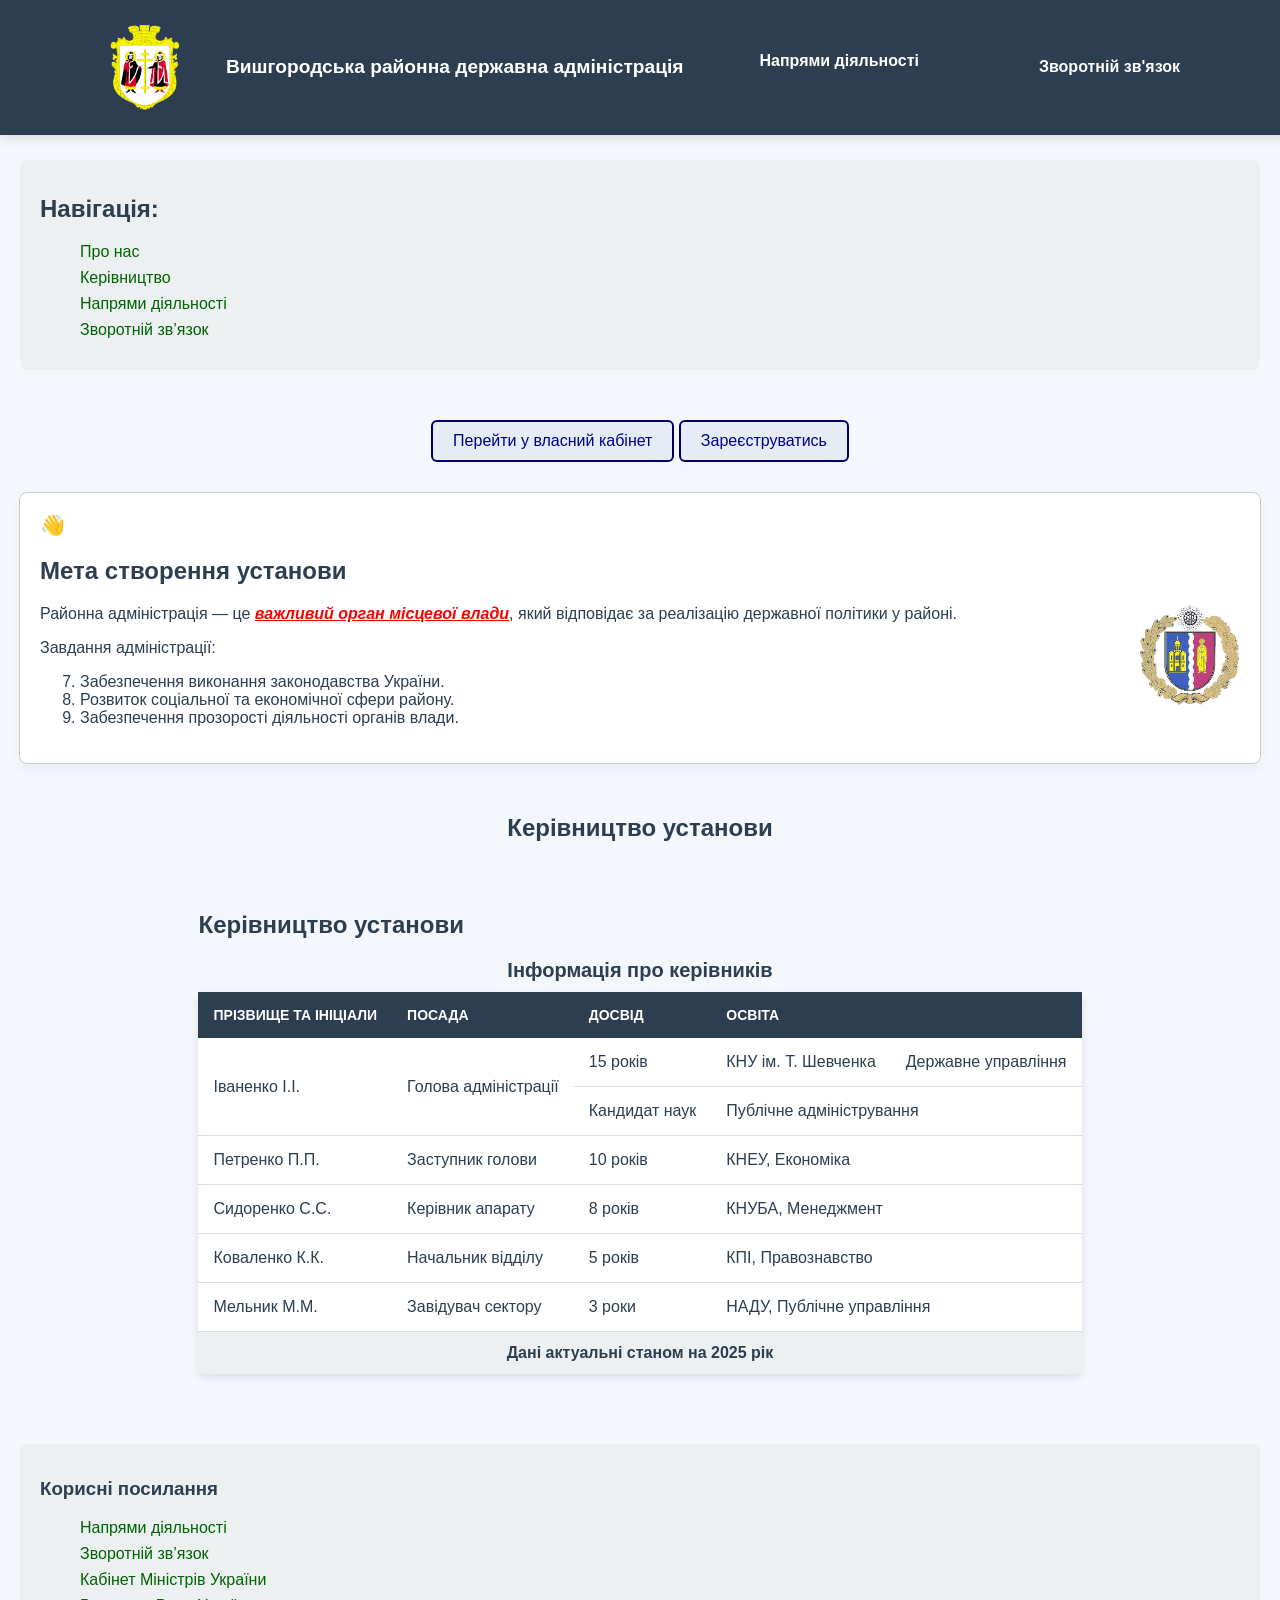
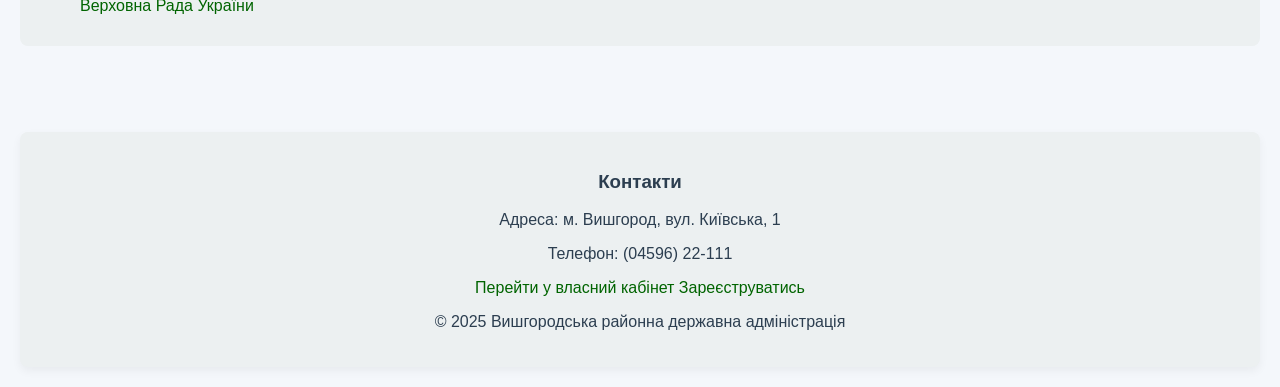
<file: index.html>
<!DOCTYPE html>
<html lang="uk">
<head>
    <meta charset="UTF-8">
    <meta name="viewport" content="width=device-width, initial-scale=1.0">
    <title>Вишгородська адміністрація - Головна</title>
    <link rel="stylesheet" href="css/main.css">
    <link rel="stylesheet" href="css/dropdown.css">
    <link rel="stylesheet" href="css/show.css">

    <script src="js/menu.js"></script>
    <script src="js/dropdown.js"></script>
</head>
<body>

<main>
<header class="header">
   <div class="container">
    <div class="header__wrapper">
      <img src="/img/gerb.png" alt="Логотип адміністрації" class="header__logo">

      <h1 class="header__title">
        Вишгородська районна державна адміністрація
      </h1>

      <!-- Кнопка ПОЗА nav -->
      <button class="menu-toggle" id="menuToggle">☰</button>

      <!-- Навігаційне меню -->
      <nav class="header__nav" id="navMenu">
        <a href="napryamy.html" class="header__link">Напрями діяльності</a>
        <a href="feedback.html" class="header__link">Зворотній зв'язок</a>
      </nav>
    </div>
  </div>
</header>


    <aside> 
        <h2>Навігація: </h2> 
        <ul> 
            <li><a href="#about" class="a_link">Про нас</a></li> 
            <li><a href="#leaders" class="a_link">Керівництво</a></li> 
            <li><a href="napryamy.html" class="a_link">Напрями діяльності</a></li>
            <li><a href="feedback.html" class="a_link">Зворотній зв’язок</a></li> </ul> 
    </aside>

    <div>
      <button>Перейти у власний кабінет</button>
      <button>Зареєструватись</button>
    </div>

        <article id="about">
        <h2>Мета створення установи</h2>
         <img src="img/vishgorodskiy_rayon-removebg-preview.png" alt="Будівля адміністрації" class="about-img">
        <p>
            Районна адміністрація — це <span style="color:red"><i><b><u><em>важливий орган місцевої влади</em></u></b></i></span>,
            який відповідає за реалізацію державної політики у районі.
        </p>
        <p>Завдання адміністрації:</p>
        <ol start="7">
            <li>Забезпечення виконання законодавства України.</li>
            <li>Розвиток соціальної та економічної сфери району.</li>
            <li>Забезпечення прозорості діяльності органів влади.</li>
        </ol>
        </article>
        <h2>Керівництво установи</h2>
     <!-- ===== LEADERS ===== -->
    <article id="leaders" class="leaders">
      <h2 class="leaders__title">Керівництво установи</h2>
      <table class="leaders__table">
        <caption class="leaders__caption"><b>Інформація про керівників</b></caption>
        <thead class="leaders__thead">
          <tr>
            <th>Прізвище та ініціали</th>
            <th>Посада</th>
            <th>Досвід</th>
            <th colspan="2">Освіта</th>
          </tr>
        </thead>
        <tbody>
          <tr>
            <td rowspan="2">Іваненко І.І.</td>
            <td rowspan="2">Голова адміністрації</td>
            <td>15 років</td>
            <td>КНУ ім. Т. Шевченка</td>
            <td>Державне управління</td>
          </tr>
          <tr>
            <td>Кандидат наук</td>
            <td colspan="2">Публічне адміністрування</td>
          </tr>
          <tr>
            <td>Петренко П.П.</td>
            <td>Заступник голови</td>
            <td>10 років</td>
            <td colspan="2">КНЕУ, Економіка</td>
          </tr>
          <tr>
            <td>Сидоренко С.С.</td>
            <td>Керівник апарату</td>
            <td>8 років</td>
            <td colspan="2">КНУБА, Менеджмент</td>
          </tr>
          <tr>
            <td>Коваленко К.К.</td>
            <td>Начальник відділу</td>
            <td>5 років</td>
            <td colspan="2">КПІ, Правознавство</td>
          </tr>
          <tr>
            <td>Мельник М.М.</td>
            <td>Завідувач сектору</td>
            <td>3 роки</td>
            <td colspan="2">НАДУ, Публічне управління</td>
          </tr>
        </tbody>
        <tfoot>
          <tr>
            <td colspan="5">Дані актуальні станом на 2025 рік</td>
          </tr>
        </tfoot>
      </table>
    </article>


    <aside>
        <h3>Корисні посилання</h3>
        <nav>
            <ul>
                <li><a href="napryamy.html", class="a_link">Напрями діяльності</a></li>
                <li><a href="zvorotnyi.html" class="a_link">Зворотній зв’язок</a></li>
                <li><a href="https://www.kmu.gov.ua" target="_blank" class="a_link">Кабінет Міністрів України</a></li>
                <li><a href="https://rada.gov.ua" target="_blank" class="a_link">Верховна Рада України</a></li>
            </ul>
        </nav>
    </aside>

    
</main>


    <br><br>
    <footer class="f_footer ">
        <div>
            <h3>Контакти</h3>
            <p contenteditable="true">Адреса: м. Вишгород, вул. Київська, 1</p>
            <p contenteditable="true">Телефон: (04596) 22-111</p>
            
            <a href="#cabinet" class="a_link">Перейти у власний кабінет</a>
            <a href="#register" class="a_link">Зареєструватись</a>


            <p contenteditable="true">&copy; 2025 Вишгородська районна державна адміністрація</p>
        </div>
    </footer>


</body>
</html>
</file>
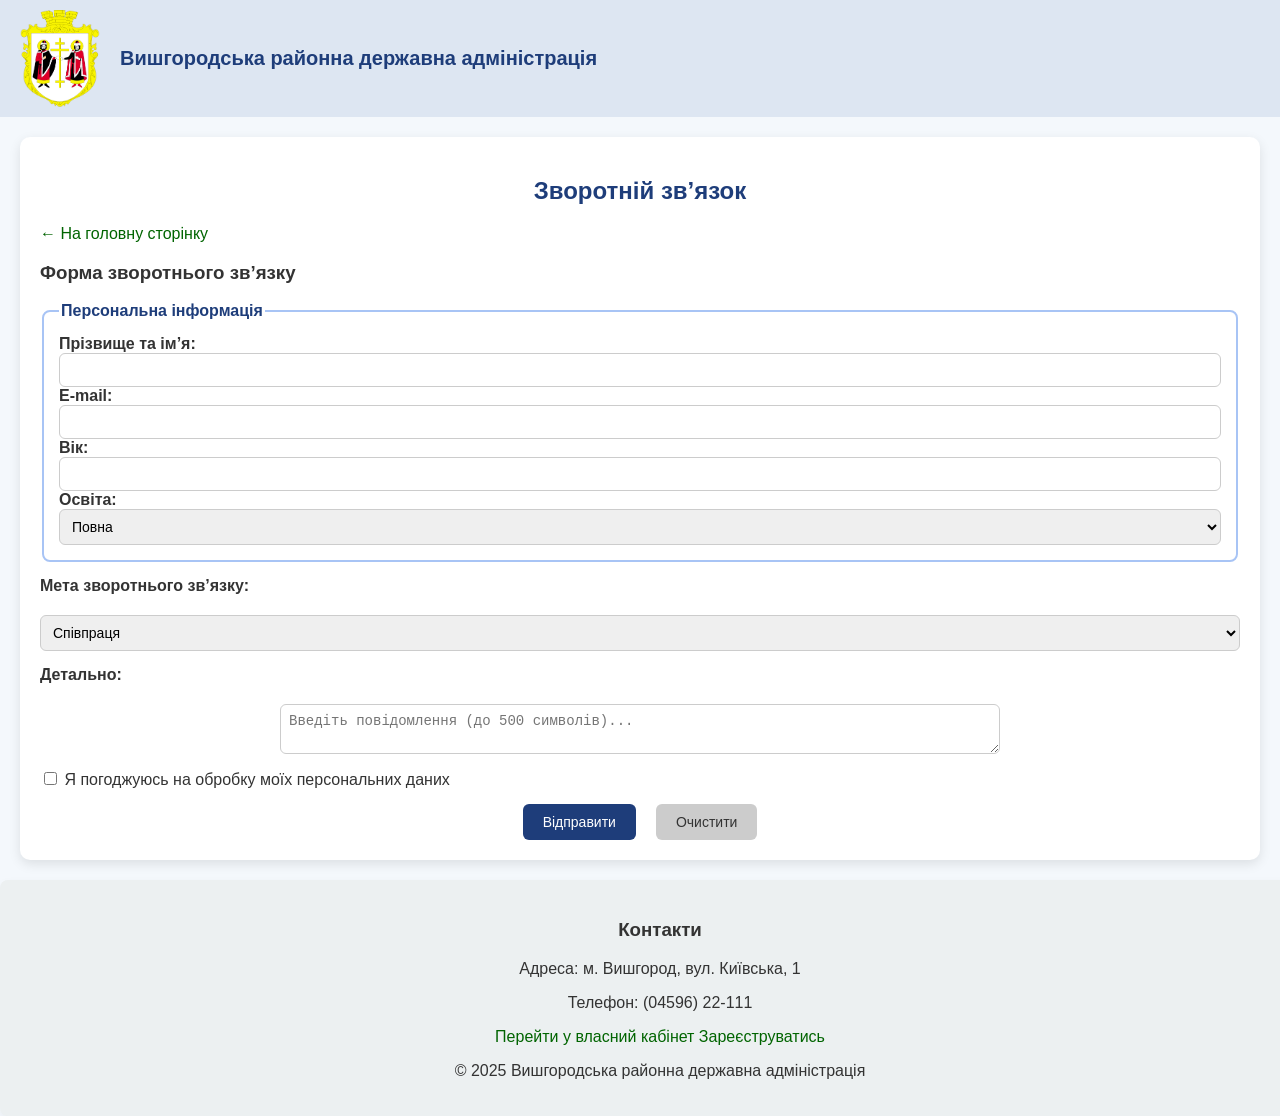
<file: feedback.html>
<!DOCTYPE html>
<html lang="uk">
<head>
    <meta charset="UTF-8">
    <meta name="viewport" content="width=device-width, initial-scale=1.0">
    <title>Вишгородська адміністрація - Зворотній зв’язок</title>
    <link rel="stylesheet" href="css/feedback.css">
    <script src="js/tooltip.js"></script>
    <link rel="stylesheet" href="css/tooltip.css">
</head>
<body>

  <header class="header">
    <img src="/img/gerb.png" alt="Логотип адміністрації" width="80">
    <h3>Вишгородська районна державна адміністрація</h3>
  </header>

  <main>
    <h2>Зворотній зв’язок</h2>
    <a href="index.html" class="a_link">← На головну сторінку</a>

    <h3>Форма зворотнього зв’язку</h3>
    <form action="index.html" method="post" class="form-container">
      <fieldset class="form-fieldset">
        <legend class="form-legend">Персональна інформація</legend>

        <label for="name" class="form-label">Прізвище та ім’я:</label>
        <input type="text" id="name" name="name" required class="form-input">

        <label for="email" class="form-label">E-mail:</label>
        <input type="email" id="email" name="email" required class="form-input">

        <label for="age" class="form-label">Вік:</label>
        <input type="number" id="age" name="age" min="14" max="120" class="form-input">

        <label for="education" class="form-label">Освіта:</label>
        <select id="education" name="education" class="form-select">
          <option value="повна">Повна</option>
          <option value="неповна">Неповна</option>
          <option value="вища">Вища</option>
          <option value="професійна">Професійна</option>
        </select>
      </fieldset>

      <label for="purpose" class="form-label">Мета зворотнього зв’язку:</label>
      <select id="purpose" name="purpose" class="form-select">
        <option value="співпраця">Співпраця</option>
        <option value="скарга">Скарга на порушення права власності</option>
        <option value="пропозиція">Пропозиція</option>
        <option value="помилка">Наявність помилки</option>
      </select>

      <label for="details" class="form-label" >Детально:</label>
      <textarea id="details" name="details" rows="2" maxlength="500" placeholder="Введіть повідомлення (до 500 символів)..." class="form-textarea"></textarea>

      <div class="form-checkbox">
        <input type="checkbox" id="consent" name="consent" required>
        <label for="consent">Я погоджуюсь на обробку моїх персональних даних</label>
      </div>

      <div class="form-buttons">
        <button type="submit" class="form-button submit">Відправити</button>
        <button type="reset" class="form-button reset">Очистити</button>
      </div>
    </form>
  </main>

  <footer>
    <div class="footer-content">
      <h3>Контакти</h3>
      <p>Адреса: м. Вишгород, вул. Київська, 1</p>
      <p>Телефон: (04596) 22-111</p>

      <a href="#cabinet" class="a_link">Перейти у власний кабінет</a>
      <a href="#register" class="a_link">Зареєструватись</a>

      <p>&copy; 2025 Вишгородська районна державна адміністрація</p>
    </div>
  </footer>

</body>
</html>
</file>
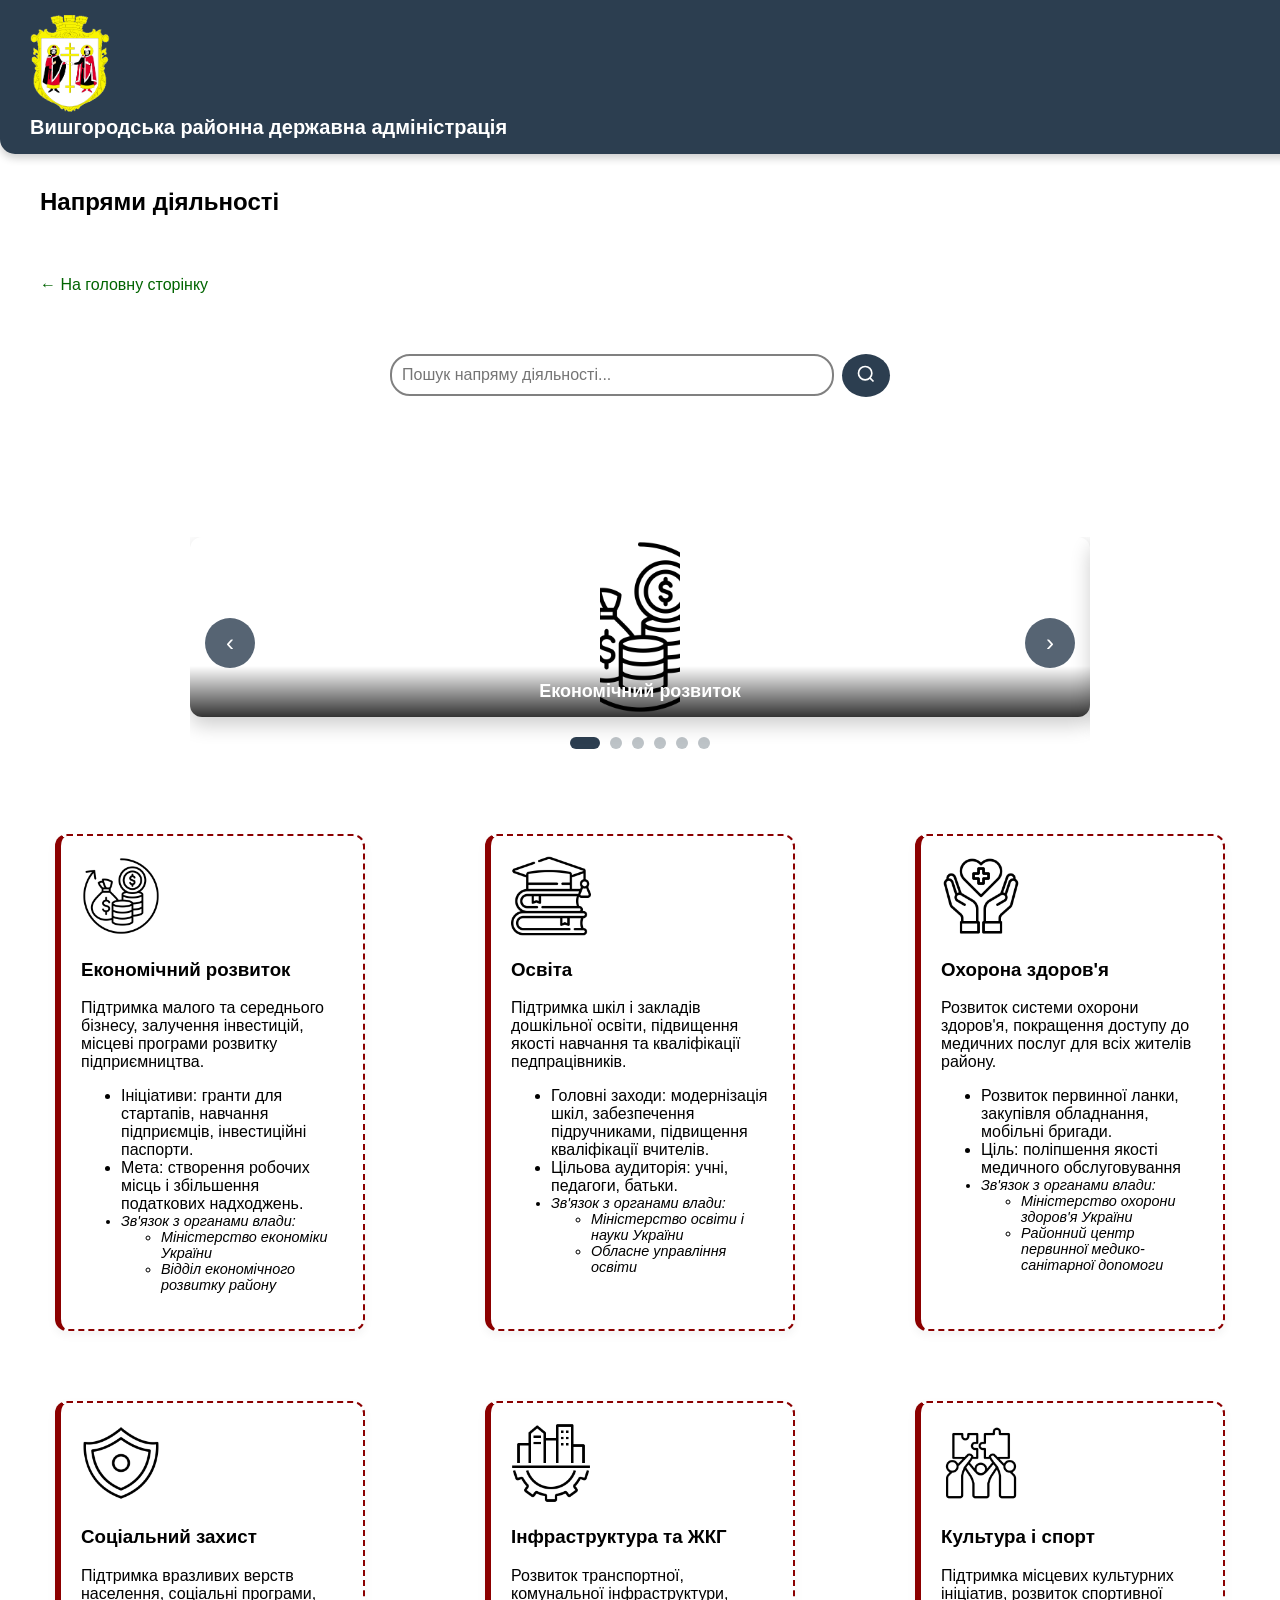
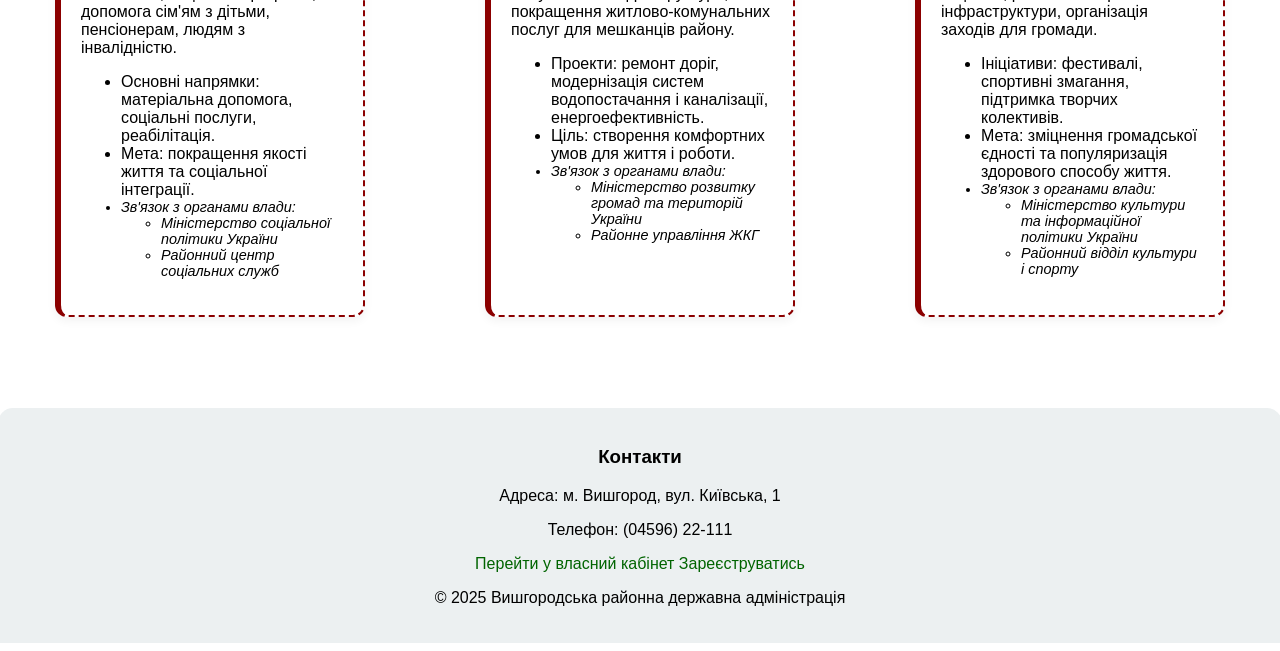
<file: napryamy.html>
<!DOCTYPE html>
<html lang="uk">
<head>
    <meta charset="UTF-8">
    <meta name="viewport" content="width=device-width, initial-scale=1.0">
    <title>Вишгородська адміністрація - напрямки діяльності</title>
    <link rel="stylesheet" href="css/napryamy.css">
    <!-- <link rel="stylesheet" href="css/dropdown.css">
    <script src="js/dropdown.js"></script> -->
    <link rel="stylesheet" href="css/carousel.css">
    <link rel="stylesheet" href="css/search.css">

    <script src="js/carousel.js"></script>
    <script src="js/search.js"></script>

</head>
<body>
<header class="header">
    <div class="header__wrapper">
        <img src="/img/gerb.png" alt="Логотип адміністрації">
        <h1 class="header__title">
            Вишгородська районна державна адміністрація
        </h1>
        <!-- <nav class="header__nav">
            <a href="napryamy.html" class="header__link">Напрями діяльності</a>
            <a href="feedback.html" class="header__link">Зворотній зв'язок</a>
        </nav> -->
    </div>
</header>

<main>
    <h2 class="page-title">Напрями діяльності</h2>
    <a href="index.html" class="a_link">← На головну сторінку</a>

    <!-- Поле пошуку -->
    <div class="search-container">
        <input type="text" id="searchInput" class="search-input" placeholder="Пошук напряму діяльності...">
        <button class="search-btn" onclick="searchDirections()">
            <svg width="20" height="20" viewBox="0 0 24 24" fill="none" stroke="currentColor" stroke-width="2">
                <circle cx="11" cy="11" r="8"></circle>
                <path d="m21 21-4.35-4.35"></path>
            </svg>
        </button>
    </div>
    <div id="searchResults" class="search-results"></div>


    <!-- Карусель зображень -->
    <div class="carousel-container">
        <button class="carousel-btn prev" onclick="moveSlide(-1)">‹</button>
        
        <div class="carousel-wrapper" id="carouselWrapper">
            <div class="carousel-slide">
                <img src="/img/recession.png" alt="Економічний розвиток">
                <div class="slide-caption">Економічний розвиток</div>
            </div>
            <div class="carousel-slide">
                <img src="/img/education.png" alt="Освіта">
                <div class="slide-caption">Освіта</div>
            </div>
            <div class="carousel-slide">
                <img src="/img/healthcare.png" alt="Охорона здоров'я">
                <div class="slide-caption">Охорона здоров'я</div>
            </div>
            <div class="carousel-slide">
                <img src="/img/protection.png" alt="Соціальний захист">
                <div class="slide-caption">Соціальний захист</div>
            </div>
            <div class="carousel-slide">
                <img src="/img/infrastructure.png" alt="Інфраструктура">
                <div class="slide-caption">Інфраструктура та ЖКГ</div>
            </div>
            <div class="carousel-slide">
                <img src="/img/cultural-diversity.png" alt="Культура і спорт">
                <div class="slide-caption">Культура і спорт</div>
            </div>
        </div>
        
        <button class="carousel-btn next" onclick="moveSlide(1)">›</button>
        
        <div class="carousel-indicators" id="indicators"></div>
    </div>
    <div class="direction">
        <!-- Економічний розвиток -->
        <article class="card" id="economic">
            <img src="/img/recession.png" alt="Напрямок 1">
            <div>
                <h3>Економічний розвиток</h3>
                <p>Підтримка малого та середнього бізнесу, залучення інвестицій, місцеві програми розвитку підприємництва.</p>
                <ul>
                    <li>Ініціативи: гранти для стартапів, навчання підприємців, інвестиційні паспорти.</li>
                    <li>Мета: створення робочих місць і збільшення податкових надходжень.</li>
                    <li>Зв'язок з органами влади:
                        <ul>
                            <li>Міністерство економіки України</li>
                            <li>Відділ економічного розвитку району</li>
                        </ul>
                    </li>
                </ul>
            </div>
        </article>
        
        <!-- Освіта -->
        <article class="card" id="education">
            <img src="/img/education.png" alt="Напрямок 2">
            <div>
                <h3>Освіта</h3>
                <p>Підтримка шкіл і закладів дошкільної освіти, підвищення якості навчання та кваліфікації педпрацівників.</p>
                <ul>
                    <li>Головні заходи: модернізація шкіл, забезпечення підручниками, підвищення кваліфікації вчителів.</li>
                    <li>Цільова аудиторія: учні, педагоги, батьки.</li>
                    <li>Зв'язок з органами влади:
                        <ul>
                            <li>Міністерство освіти і науки України</li>
                            <li>Обласне управління освіти</li>
                        </ul>
                    </li>
                </ul>
            </div>
        </article>
        
        <!-- Охорона здоров'я -->
        <article class="card" id="health">
            <img src="/img/healthcare.png" alt="Напрямок 3">
            <div>
                <h3>Охорона здоров'я</h3>
                <p>Розвиток системи охорони здоров'я, покращення доступу до медичних послуг для всіх жителів району.</p>
                <ul>
                    <li>Розвиток первинної ланки, закупівля обладнання, мобільні бригади.</li>
                    <li>Ціль: поліпшення якості медичного обслуговування</li>
                    <li>Зв'язок з органами влади:
                        <ul>
                            <li>Міністерство охорони здоров'я України</li>
                            <li>Районний центр первинної медико-санітарної допомоги</li>
                        </ul>
                    </li>
                </ul>
            </div>
        </article>
    </div>
    
    <div class="direction">
        <!-- Соціальний захист -->
        <article class="card" id="social">
            <img src="/img/protection.png" alt="Напрямок 4">
            <div>
                <h3>Соціальний захист</h3>
                <p>Підтримка вразливих верств населення, соціальні програми, допомога сім'ям з дітьми, пенсіонерам, людям з інвалідністю.</p>
                <ul>
                    <li>Основні напрямки: матеріальна допомога, соціальні послуги, реабілітація.</li>
                    <li>Мета: покращення якості життя та соціальної інтеграції.</li>
                    <li>Зв'язок з органами влади:
                        <ul>
                            <li>Міністерство соціальної політики України</li>
                            <li>Районний центр соціальних служб</li>
                        </ul>
                    </li>
                </ul>
            </div>
        </article>

        <!-- Інфраструктура -->
        <article class="card" id="infrastructure">
            <img src="/img/infrastructure.png" alt="Напрямок 5">
            <div>
                <h3>Інфраструктура та ЖКГ</h3>
                <p>Розвиток транспортної, комунальної інфраструктури, покращення житлово-комунальних послуг для мешканців району.</p>
                <ul>
                    <li>Проекти: ремонт доріг, модернізація систем водопостачання і каналізації, енергоефективність.</li>
                    <li>Ціль: створення комфортних умов для життя і роботи.</li>
                    <li>Зв'язок з органами влади:
                        <ul>
                            <li>Міністерство розвитку громад та територій України</li>
                            <li>Районне управління ЖКГ</li>
                        </ul>
                    </li>
                </ul>
            </div>
        </article>

        <!-- Культура і спорт -->
        <article class="card" id="culture">
            <img src="/img/cultural-diversity.png" alt="Напрямок 6">
            <div>
                <h3>Культура і спорт</h3>
                <p>Підтримка місцевих культурних ініціатив, розвиток спортивної інфраструктури, організація заходів для громади.</p>
                <ul>
                    <li>Ініціативи: фестивалі, спортивні змагання, підтримка творчих колективів.</li>
                    <li>Мета: зміцнення громадської єдності та популяризація здорового способу життя.</li>
                    <li>Зв'язок з органами влади:
                        <ul>
                            <li>Міністерство культури та інформаційної політики України</li>
                            <li>Районний відділ культури і спорту</li>
                        </ul>
                    </li>
                </ul>
            </div>
        </article>
    </div>
</main>

<br><br>
<footer class="footer">
    <div style="text-align:center">
        <h3>Контакти</h3>
        <p>Адреса: м. Вишгород, вул. Київська, 1</p>
        <p>Телефон: (04596) 22-111</p>
        
        <a href="#cabinet" class="a_link">Перейти у власний кабінет</a>
        <a href="#register" class="a_link">Зареєструватись</a>

        <p>&copy; 2025 Вишгородська районна державна адміністрація</p>
    </div>
</footer>

<!-- Підключення JavaScript для випадаючого меню -->
<script src="js/dropdown.js"></script>
</body>
</html>
</file>
<file: css/main.css>
/* БАЗОВІ СТИЛІ */

body {
  font-family: 'Segoe UI', Arial, sans-serif;
  background-color: #f4f7fb;
  color: #2c3e50;

  display: flex;            
  flex-direction: column;   
  align-items: center;       
  justify-content: flex-start; 
  padding: 20px;
  overflow-x: hidden;
}

/* -----------------------HEADER  */
.container {
  max-width: 1200px;
  margin: 0 auto;  
  padding: 0 20px; 
  box-sizing: border-box;
}

.header {
  background:  #2c3e50;
  position: absolute;
  top: 0;
  left: 0;
  width: 100%;
  padding: 15px 30px;
  box-shadow: 0 4px 10px rgba(0,0,0,0.1);
}

.header__wrapper {
  display: flex;
  justify-content: space-between; /* лого зліва, меню справа */
  align-items: center;
  gap: 20px;
}

.header__logo {
  width: 70px;
  height: auto;
  border-radius: 6px;
  transition: transform 0.3s ease;
}
.header__logo:hover {
  transform: scale(1.05);
}

.header__title {
  flex: 1;               /* займає вільний простір */
  text-align: left;
  font-size: 20px;
  font-weight: bold;
  color: #fff;
  margin: 0;
}

.header__nav {
  display: flex;
  gap: 10px;
}

.header__link {
  text-decoration: none;
  font-weight: 600;
  color: #fff;
  padding: 6px 50px;
  border-radius: 6px;
  transition: background 0.3s ease, color 0.3s ease;
}

.header__link:hover {
  background: rgba(255,255,255,0.2);
  color: #000;
}


header img {
  margin-right: 20px;
}
img[alt] {
  border-radius: 6px;
}


header h1 {
  font-size: 28px;
  text-align: center;
}

/* ------------- NAVIGATION / ASIDE  */
aside {
  width: 100%;
  /* max-width: 1200px; */
  background: #ecf0f1;
  padding: 15px 20px;
  border-radius: 8px;
  margin: 20px 0;
}

aside ul {
  list-style: none;
}

aside ul li {
  margin-bottom: 8px;
}
/* ---------------Стилі для посилань */

.a_link:link {
  color: darkgreen; /* темно-зелений колір для ще не відвіданих посилань */
}

.a_link:visited {
  color: #48c4e3; /* залишаємо синім або можна теж змінити */
}

.a_link:hover {
  color: #c0392b; /* при наведенні */
}

.a_link{
  text-decoration: none;
  transition: color 0.3s;
}


/*---------------- MAIN CONTENT  */
main {
  padding-top: 120px; 
  width: 100%;
  max-width: 1200px;
  display: flex;
  flex-direction: column;
  align-items: center;
  justify-content: center;
  gap: 30px;
}

/* -----------Блок "Про нас" */
#about {
  width: 100%;
  padding: 20px;
  max-height: 250px; 
  border-radius: 8px;
  border: 1px solid #ccc;
  background-color: #ffffff;
  box-shadow: 0 4px 10px rgba(0,0,0,0.05);
  overflow-y: auto;
}
.about-img {
    float: right;   
    margin: 0 0 10px 90px; 
    width: 100px;  
    height: auto;
}


#about::before {
  content: "👋 ";
  font-size: 20px;
}

/*--------------LEADERS TABLE */
.leaders__table {
  width: 100%;
  border-collapse: collapse;
  margin: 20px 0;
  background: #fff;
  border-radius: 8px;
  overflow: hidden;
  box-shadow: 0 4px 10px rgba(0,0,0,0.1);
}
.leaders__caption {
  font-size: 20px;
  font-weight: bold;
  margin-bottom: 10px;
  color: #2c3e50;
}
.leaders__thead {
  background: #2c3e50;
  color: #fff;
  text-transform: uppercase;
  font-size: 14px;
}
.leaders__table th, 
.leaders__table td {
  padding: 15px;
  text-align: left;
}
.leaders__table tbody tr 
{ border-bottom: 1px solid #ddd; 
  transition: background 0.3s ease; }
.leaders__table tbody tr:hover 
{ background: #eaf3ff; }

#leaders tfoot td { 
  text-align: center; 
  font-weight: bold; 
  padding: 12px; 
  background-color: #ecf0f1; }


/*---------------BUTTONS*/
button {
  background-color: #dde6f2a3;
  color: darkblue;
  border: 2px solid hsl(240, 100%, 20%); /* navy */
  padding: 10px 20px;
  font-size: 16px;
  border-radius: 6px;
  transition: all 0.4s ease;
}

button:hover {
  background-color: navy;
  color: white;
  box-shadow: 3px 3px 8px gray;
  font-size: 18px;
}

/* ----------------FOOTER */
.f_footer {
  width: 100%;
  max-width: 1200px;
  text-align: center;
  background: rgb(236, 240, 241);
  padding: 20px;
  border-radius: 8px;
  margin-top: 30px;
  box-shadow: 0 4px 10px rgba(0,0,0,0.05);
}


/* ---------------HOVER / TRANSITIONS */
#leaders {
  transition: transform 0.3s;
}

#leaders:hover {
  transform: scale(1.05);
}

footer p:focus {
  outline: 3px double black;
  transition: outline 0.3s ease 3s;
}
</file>
<file: css/dropdown.css>
/* === Випадаюче меню для "Напрями діяльності" === */

.dropdown-container {
  position: relative;
  display: inline-block;
}

/* Сам блок випадаючого меню */
.dropdown-menu {
  display: none;
  position: absolute;
  top: 100%;
  left: 0;
  background-color: #34495e;
  min-width: 250px;
  box-shadow: 0 8px 16px rgba(0, 0, 0, 0.2);
  border-radius: 6px;
  z-index: 1000;
  margin-top: 5px;
  padding: 10px 0;
  opacity: 0;
  transform: translateY(-10px);
  transition: opacity 0.3s ease, transform 0.3s ease;
}

/* Показ меню */
.dropdown-menu.show {
  display: block;
  opacity: 1;
  transform: translateY(0);
}

/* Посилання в меню */
.dropdown-item {
  display: block;
  padding: 12px 20px;
  color: #fff;
  text-decoration: none;
  font-size: 14px;
  transition: background 0.3s ease, padding-left 0.3s ease;
}

/* Ефект при наведенні */
.dropdown-item:hover {
  background-color: rgba(255, 255, 255, 0.15);
  padding-left: 25px;
}
</file>
<file: css/show.css>
/* ===== Загальні стилі ===== */
body {
  margin: 0;
  font-family: "Segoe UI", Arial, sans-serif;
}

.header {
  background-color: #2c3e50;
  color: white;
}

.header__wrapper {
  display: flex;
  align-items: center;
  justify-content: space-between;
  padding: 10px 20px;
  flex-wrap: wrap;
}

.header__title {
  font-size: 1.2rem;
  text-align: center;
}

/* ===== Навігація (звичайна) ===== */
.header__nav {
  display: flex;
  gap: 20px;
}

.header__link {
  color: white;
  text-decoration: none;
}

.header__link:hover {
  text-decoration: underline;
}

/* ===== Кнопка бургер ===== */
.menu-toggle {
  display: none;
  font-size: 28px;
  background: none;
  border: none;
  color: white;
  cursor: pointer;
}

/* ===== Для мобільних пристроїв ===== */
@media (max-width: 768px) {
  .menu-toggle {
    display: block;
  }

  .header__nav {
    display: none;
    flex-direction: column;
    align-items: flex-end;
    width: 100%;
    background-color: #34495e;
  }

  .header__nav.active {
    display: flex;
  }

  .header__link {
    display: block;
    padding: 10px 20px;
  }
}
</file>
<file: css/feedback.css>
body {
      font-family: Arial, sans-serif;
      margin: 0;
      background-color: #f4f8fc;
      color: #333;
    }

    /* ----------------Шапка */
    .header {
      background-color: #dde6f2;
      display: flex;
      align-items: center;
      padding: 10px 20px;
    }

    .header img {
      flex-shrink: 0;
      margin-right: 20px;
      
    }

    .header h3 {
      margin: 0;
      font-size: 20px;
      color: #1e3d7a;
    }

    /* --------------Основний блок */
    main {
      max-width: 1200px;
      margin: 20px auto;
      padding: 20px;
      background: #ffffff;
      border-radius: 10px;
      box-shadow: 0 4px 12px rgba(0,0,0,0.1);
    }

    main h2 {
      text-align: center;
      color: #1e3d7a;
    }

    /* -------------------Форма */
    .form-container {
      display: flex;

      flex-flow: column wrap;
      gap: 15px;
    }

    .form-fieldset {
      border: 2px solid #a8c4f5;
      border-radius: 8px;
      padding: 15px;
    }

    .form-legend {
      color: #1e3d7a;
      font-weight: bold;
    }

    .form-label {
      font-weight: bold;
      margin-bottom: 5px;
    }

    .form-input, 
    .form-select, 
    .form-textarea {
      padding: 8px;
      border: 1px solid #ccc;
      border-radius: 6px;
      width: 100%;
      box-sizing: border-box;
      font-size: 14px;
    }

    
    #details {
      width: 60%;          
      min-width: 250px;   
      resize: both;        
      overflow: auto;      
      display: block;      
      margin: 0 auto;     
}

    .form-input:focus, 
    .form-select:focus, 
    .form-textarea:focus {
      border-color: #1e3d7a;
      /* outline: none; */
    }

    /* ---------------------Кнопки */
    .form-buttons {
      display: flex;
      justify-content: center;
      gap: 20px;
    }

    .form-button {
      padding: 10px 20px;
      font-size: 14px;
      border: none;
      border-radius: 6px;
      cursor: pointer;
      transition: 0.3s;
    }

    .form-button[type="submit"] {
      background-color: #1e3d7a;
      color: #fff;
    }

    .form-button[type="submit"]:hover {
      background-color: #244a9c;
      color: #660a0a;
      font-size: 30px;
    }

    .form-button[type="reset"] {
      background-color: #ccc;
      color: #333;
    }

    .form-button[type="reset"]:hover {
      background-color: #999;
      color: #fff;
    }

    /* ------------------Футер */
    .footer-content{
  width: 100%;
  text-align: center;
  background: rgb(236, 240, 241);
  padding: 20px;
  border-radius: 8px;
  box-shadow: 0 4px 10px rgba(0,0,0,0.05);
}

.a_link:link {
  color: darkgreen; /* темно-зелений колір для ще не відвіданих посилань */
}

.a_link:visited {
  color: #48c4e3; /* залишаємо синім або можна теж змінити */
}

.a_link:hover {
  color: #c0392b; /* при наведенні */
}

.a_link{
  text-decoration: none;
  transition: color 0.3s;
}
</file>
<file: css/tooltip.css>
/* Стилі для tooltip (підказки) */
.tooltip {
  position: fixed;
  background-color: #1e3d7a;
  color: white;
  padding: 12px 16px;
  border-radius: 8px;
  font-size: 14px;
  max-width: 250px;
  z-index: 1000;
  box-shadow: 0 4px 12px rgba(0, 0, 0, 0.2);
  line-height: 1.5;
  
  /* Ховаємо за замовчуванням */
  display: none;
  
  /* Плавна поява */
  opacity: 0;
  transition: opacity 0.3s ease;
}

/* Показуємо tooltip */
.tooltip-visible {
  display: block;
  opacity: 1;
}

/* Стрілочка tooltip */
.tooltip::before {
  content: '';
  position: absolute;
  left: -10px;
  top: 50%;
  transform: translateY(-50%);
  border-width: 10px;
  border-style: solid;
  border-color: transparent #1e3d7a transparent transparent;
}

/* Стилі для поля при наведенні */
.field-hover {
  background-color: #e8f4f8 !important;
  border: 2px solid #1e3d7a !important;
  box-shadow: 0 4px 12px rgba(30, 61, 122, 0.3) !important;
  transition: all 0.3s ease;
}

/* Альтернатива: можна через псевдоклас :hover (якщо не потрібен JS для стилів) */
#details:hover {
  background-color: #e8f4f8;
  border: 2px solid #1e3d7a;
  box-shadow: 0 4px 12px rgba(30, 61, 122, 0.3);
  transition: all 0.3s ease;
}
</file>
<file: css/napryamy.css>
body {
  font-family: 'Segoe UI', Arial, sans-serif;
  display: flex;
  flex-direction: column;
  align-items: center;     
  overflow-x: hidden;
}

/*------------------ HEADER */
.header {
  position: fixed;
  top: 0;
  left: 0;
  width: 100%;
  background: #2c3e50;
  color: white;
  display: flex;
  align-items: center;
  padding: 15px 30px;
  z-index: 1000;
  border-radius: 0 0 15px 15px;
  box-shadow: 0 4px 8px rgba(0,0,0,0.2);
}
.header__title {
  flex: 1;
  text-align: left;
  font-size: 20px;
  font-weight: bold;
  color: #fff;
  margin: 0;
}
.header__logo {
  margin-right: 10px;
}

/* ---------------------MAIN */
/* main {
  margin-top: 160px;
  display: flex;
  flex-direction: column;
  gap: 40px;
  max-width: 1200px;
  width: 100%;
  padding: 0 20px;
} */
 /* ---------------------MAIN */
main {
  margin-top: 160px;
  display: grid;                     /* grid замість flex */
  grid-template-columns: 1fr;        /* одна колонка */
  gap: 40px;
  max-width: 1200px;
  width: 100%;
  padding: 0 20px;
}

/* --------------Заголовок сторінки та лінк */
.page-title,
.back-link {
  text-align: left;
}
.back-link {
  color: darkgreen;
  text-decoration: none;
  transition: color 0.3s;
}
.back-link:hover {
  color: #c0392b;
}

/* -----------Секція з напрямками */
/* .direction {
  display: flex; 
  gap: 25px;
  width: 100%;
} */
 .direction {
  display: grid;             
  grid-template-columns: repeat(auto-fit, minmax(300px, 1fr)); 
  gap: 90px;
  width: 100%;
}

/*-------------- СТАТТІ */
.card {
  border-left: 6px solid darkred;
  border-top: 2px dashed darkred;
  border-right: 2px dashed darkred;
  border-bottom: 2px dashed darkred;
  padding: 20px;
  margin: 15px;
  /* width: 100%; */
  border-radius: 12px;  
  background-color: #fff;
  box-shadow: 0 4px 10px rgba(0,0,0,0.05);
  transition: transform 0.3s, box-shadow 0.3s;
  text-align: left;
}
.card:hover {
  transform: translateY(-5px);
  box-shadow: 0 8px 15px rgba(0,0,0,0.15);
}
.card img[alt] {
  transition: opacity 0.5s ease;
}
.card img:hover {
  opacity: 0.45;
}

/* li з вкладеним списком */
li:has(> ul) {
  font-style: italic;
  font-weight: 300;
  font-size: 0.9em;
}

/*---------------- FOOTER */
.footer {
  margin-top: 40px;
  width: 100%;
  text-align: center;
  padding: 20px 10px;
  background-color: #ecf0f1;
  border-radius: 15px 15px 0 0;
}
.footer__link {
  margin: 0 10px;
  color: #2980b9;
  text-decoration: none;
  transition: color 0.3s;
}
.footer__link:hover {
  color: #c0392b;
}

img[src*="img"] {
  max-width: 80px;
}
/* Стилі для посилань */

.a_link:link {
  color: darkgreen; /* темно-зелений колір для ще не відвіданих посилань */
}

.a_link:visited {
  color: #48c4e3; /* залишаємо синім або можна теж змінити */
}

.a_link:hover {
  color: #c0392b; /* при наведенні */
}

.a_link{
  text-decoration: none;
  transition: color 0.3s;
}
</file>
<file: css/carousel.css>
.carousel-container {
            width: 100%;
            max-width: 900px;
            margin: 30px auto;
            position: relative;
            overflow: hidden;
        }

 .carousel-wrapper {
            display: flex;
            transition: transform 0.5s ease-in-out;
        }

.carousel-slide {
            min-width: 100%;
            height: 20vh; /* 20% від висоти вікна */
            display: flex;
            align-items: center;
            justify-content: center;
            position: relative;
            border-radius: 12px;
            overflow: hidden;
            box-shadow: 0 8px 20px rgba(0,0,0,0.2);
        }

 .carousel-slide img {
            width: 100%;
            height: 100%;
            object-fit: cover;
        }

.carousel-slide .slide-caption {
            position: absolute;
            bottom: 0;
            left: 0;
            right: 0;
            background: linear-gradient(to top, rgba(0,0,0,0.8), transparent);
            color: white;
            padding: 15px 20px;
            font-size: 18px;
            font-weight: bold;
            text-align: center;
        }

        /* Кнопки навігації */
 .carousel-btn {
            position: absolute;
            top: 50%;
            transform: translateY(-50%);
            background: rgba(44, 62, 80, 0.8);
            color: white;
            border: none;
            width: 50px;
            height: 50px;
            border-radius: 50%;
            font-size: 24px;
            cursor: pointer;
            transition: all 0.3s ease;
            z-index: 10;
            display: flex;
            align-items: center;
            justify-content: center;
        }

.carousel-btn:hover {
            background: rgba(44, 62, 80, 1);
            transform: translateY(-50%) scale(1.1);
        }

.carousel-btn.prev {
            left: 15px;
        }

.carousel-btn.next {
            right: 15px;
        }

        /* Індикатори */
.carousel-indicators {
            display: flex;
            justify-content: center;
            gap: 10px;
            margin-top: 20px;
        }

.indicator {
            width: 12px;
            height: 12px;
            border-radius: 50%;
            background: #bdc3c7;
            cursor: pointer;
            transition: all 0.3s ease;
        }

.indicator.active {
            background: #2c3e50;
            width: 30px;
            border-radius: 6px;
        }

.indicator:hover {
            background: #7f8c8d;
        }
</file>
<file: css/search.css>
/* === Пошук напрямів діяльності (спрощений варіант) === */

/* Контейнер */
.search-container {
  display: flex;
  justify-content: center;
  align-items: center;
  gap: 8px;
  margin: 20px auto;
  width: 90%;
  max-width: 500px;
}

/* Поле вводу */
.search-input {
  flex: 1;
  padding: 10px;
  font-size: 16px;
  border: 2px solid gray;
  border-radius: 20px;
  outline: none;
}

/* Кнопка пошуку */
.search-btn {
  background-color: #2c3e50;
  color: white;
  border: none;
  padding: 10px 14px;
  border-radius: 50%;
  cursor: pointer;
}

/* Блок результатів */
.search-results {
  text-align: center;
  margin-top: 10px;
  font-size: 15px;
}

/* Повідомлення */
.search-message {
  margin: 5px auto;
  padding: 8px;
  border-radius: 6px;
  width: fit-content;
}

.search-message.success { background: #d4edda; color: #155724; }
.search-message.error   { background: #f8d7da; color: #721c24; }
.search-message.info    { background: #d1ecf1; color: #0c5460; }

/* Підсвічування знайденої картки */
.card.highlight {
  border: 2px solid #3498db;
  background-color: #eaf6ff;
}

/* Приховані картки */
.card.hidden {
  display: none;
}

/* Адаптивність */
@media (max-width: 600px) {
  .search-container {
    flex-direction: column;
    gap: 10px;
  }
  
  .search-btn {
    border-radius: 10px;
    width: 100%;
  }
}
</file>
